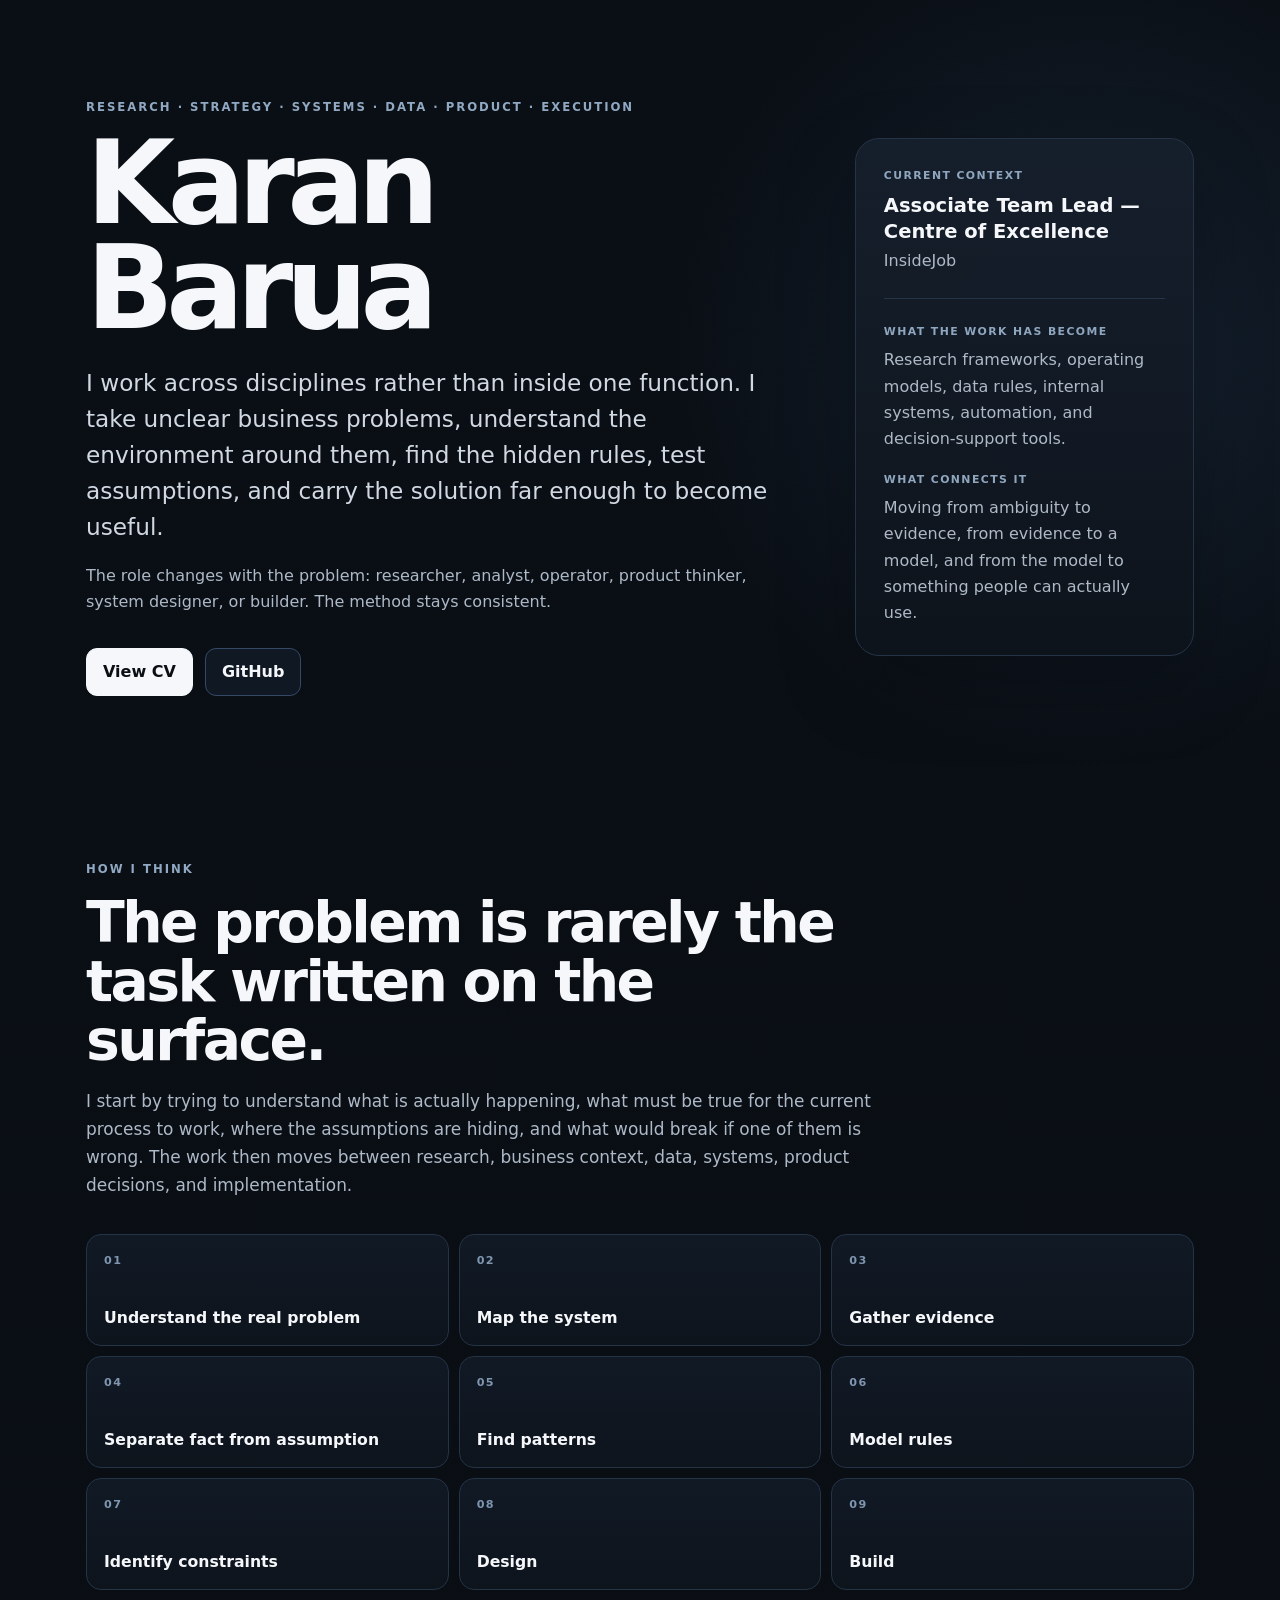
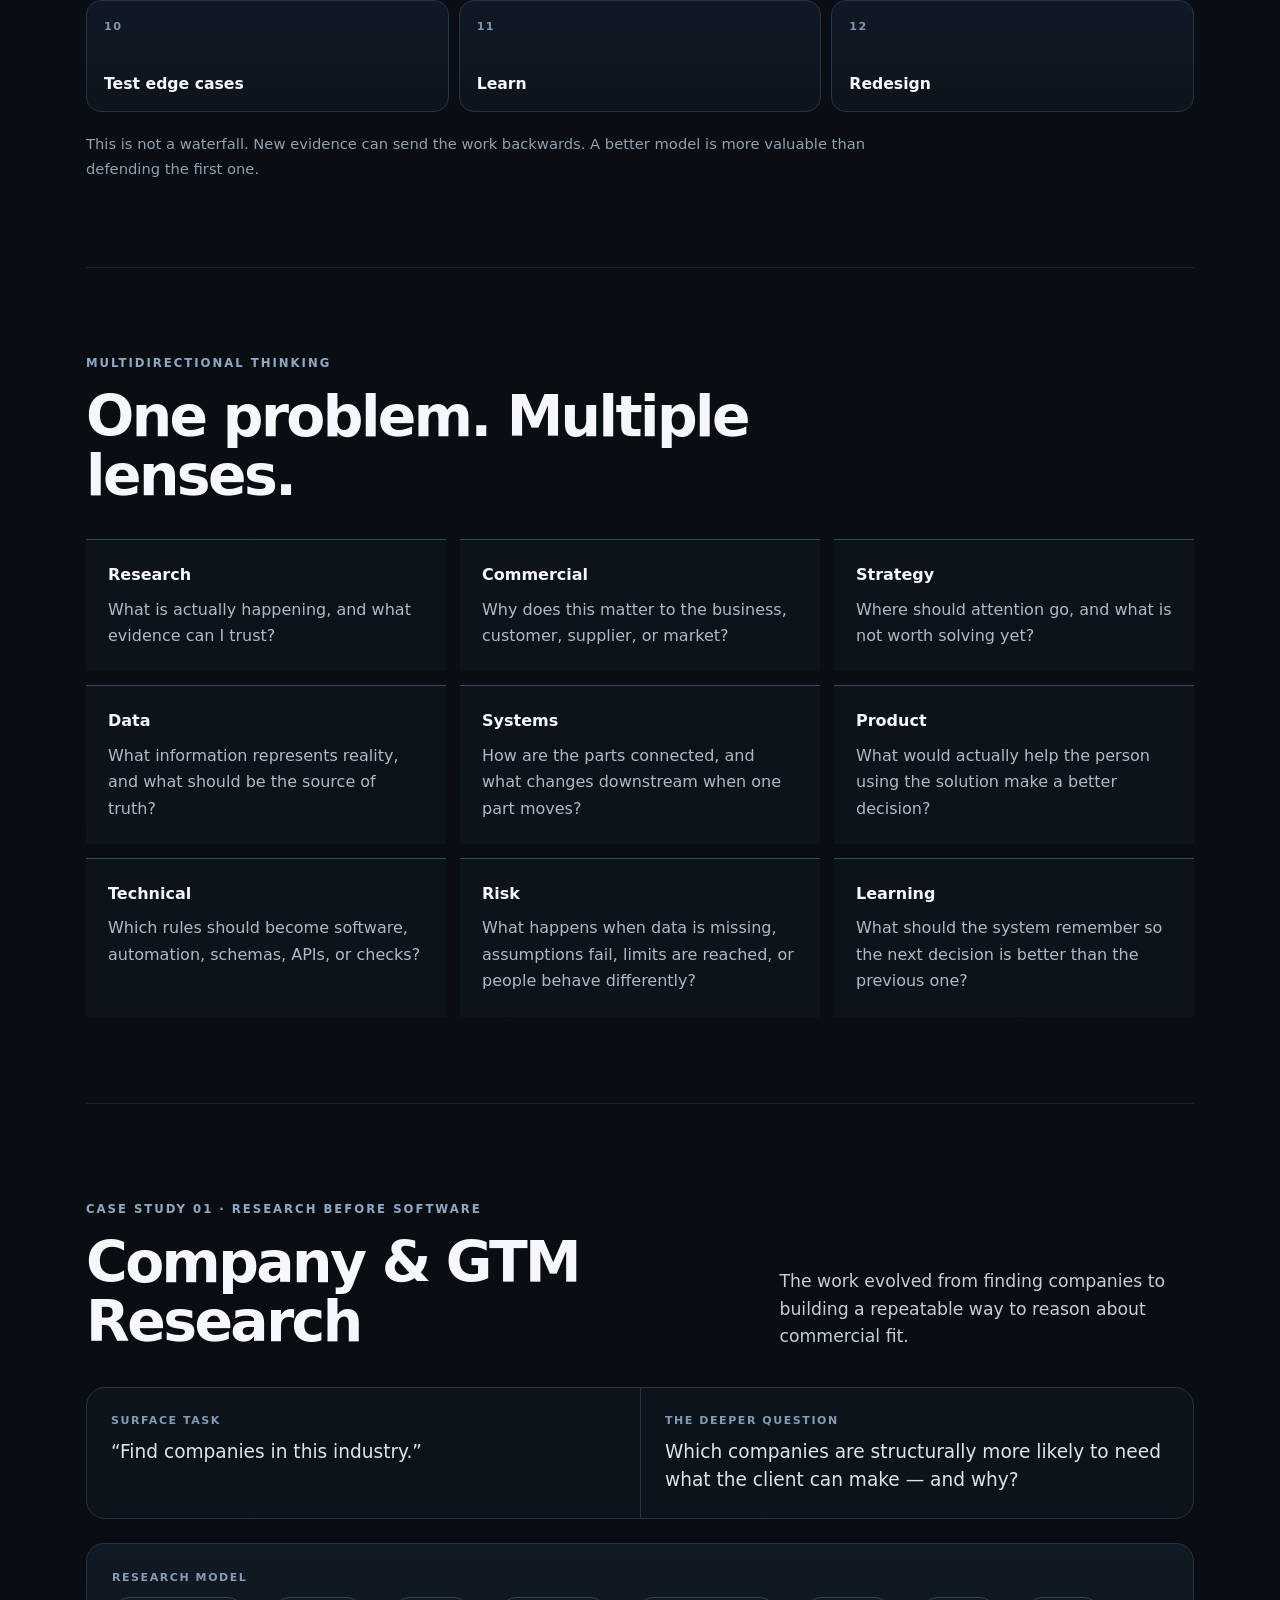
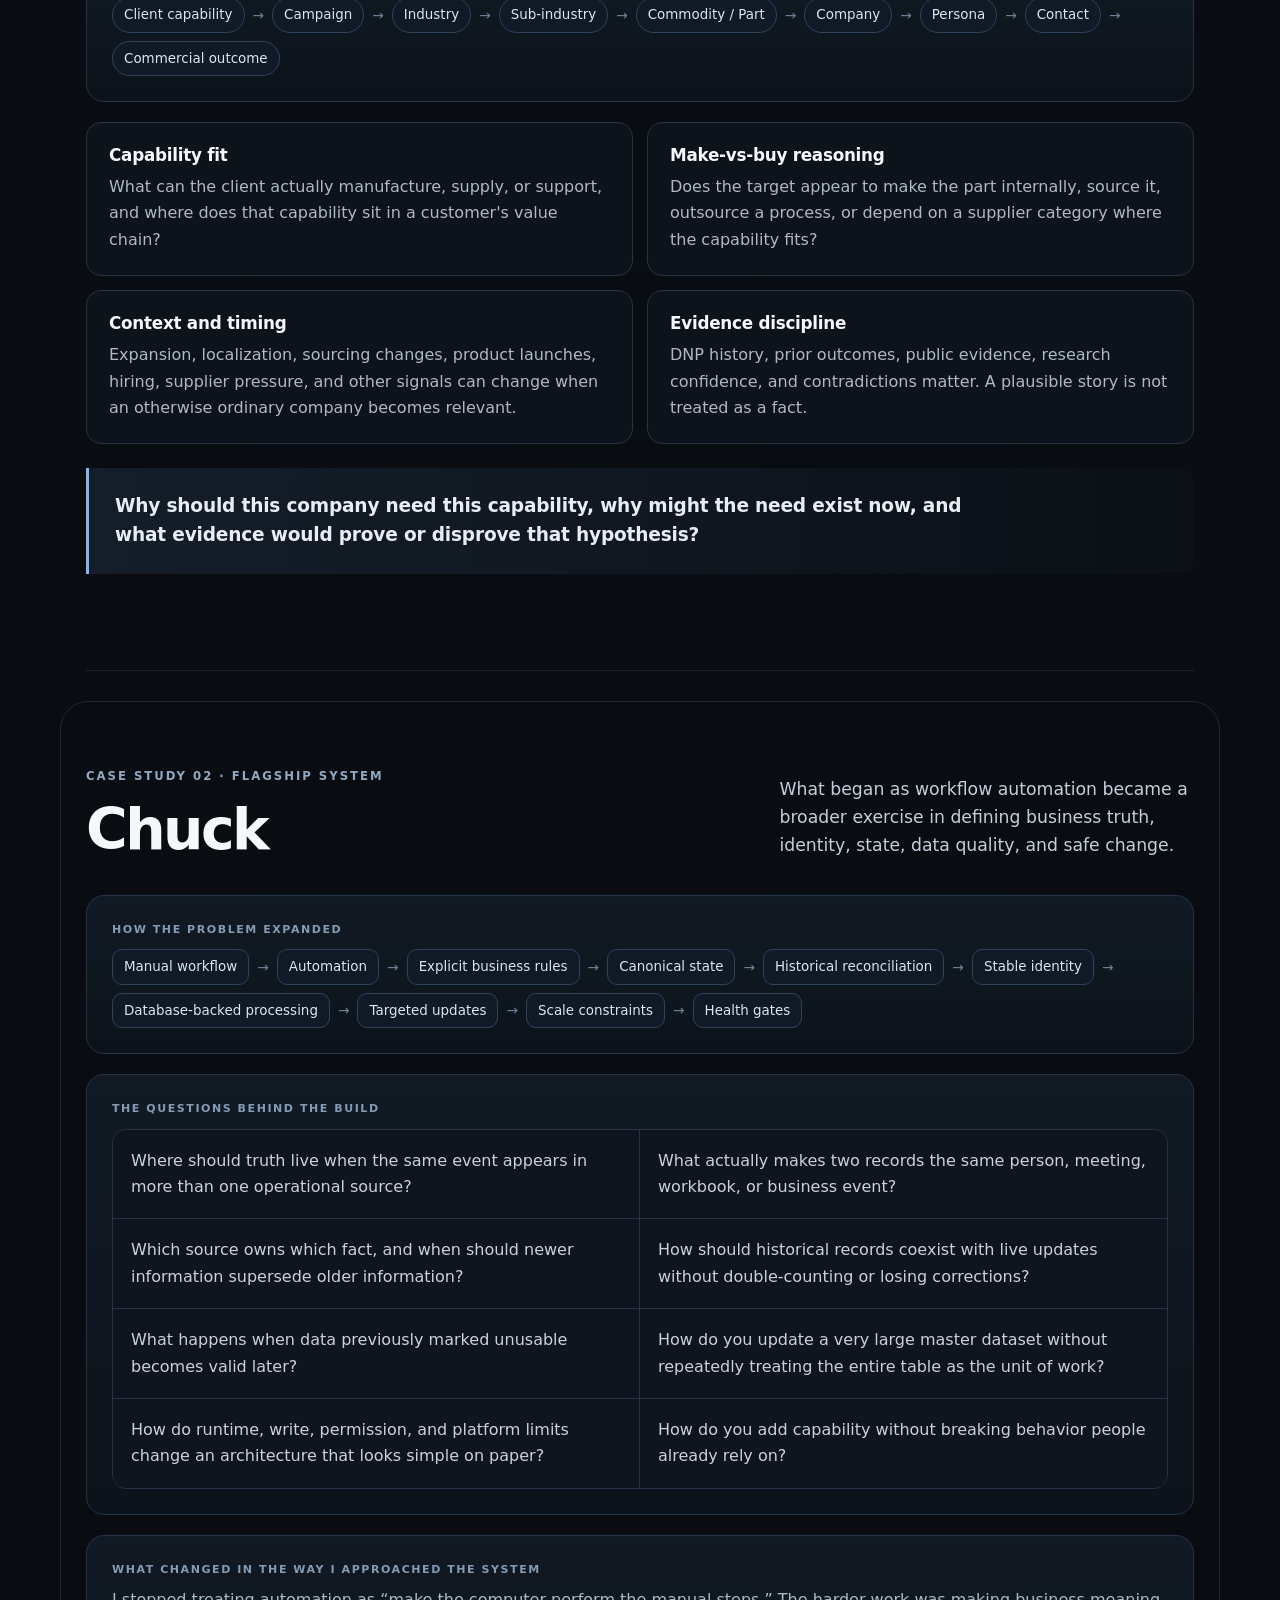
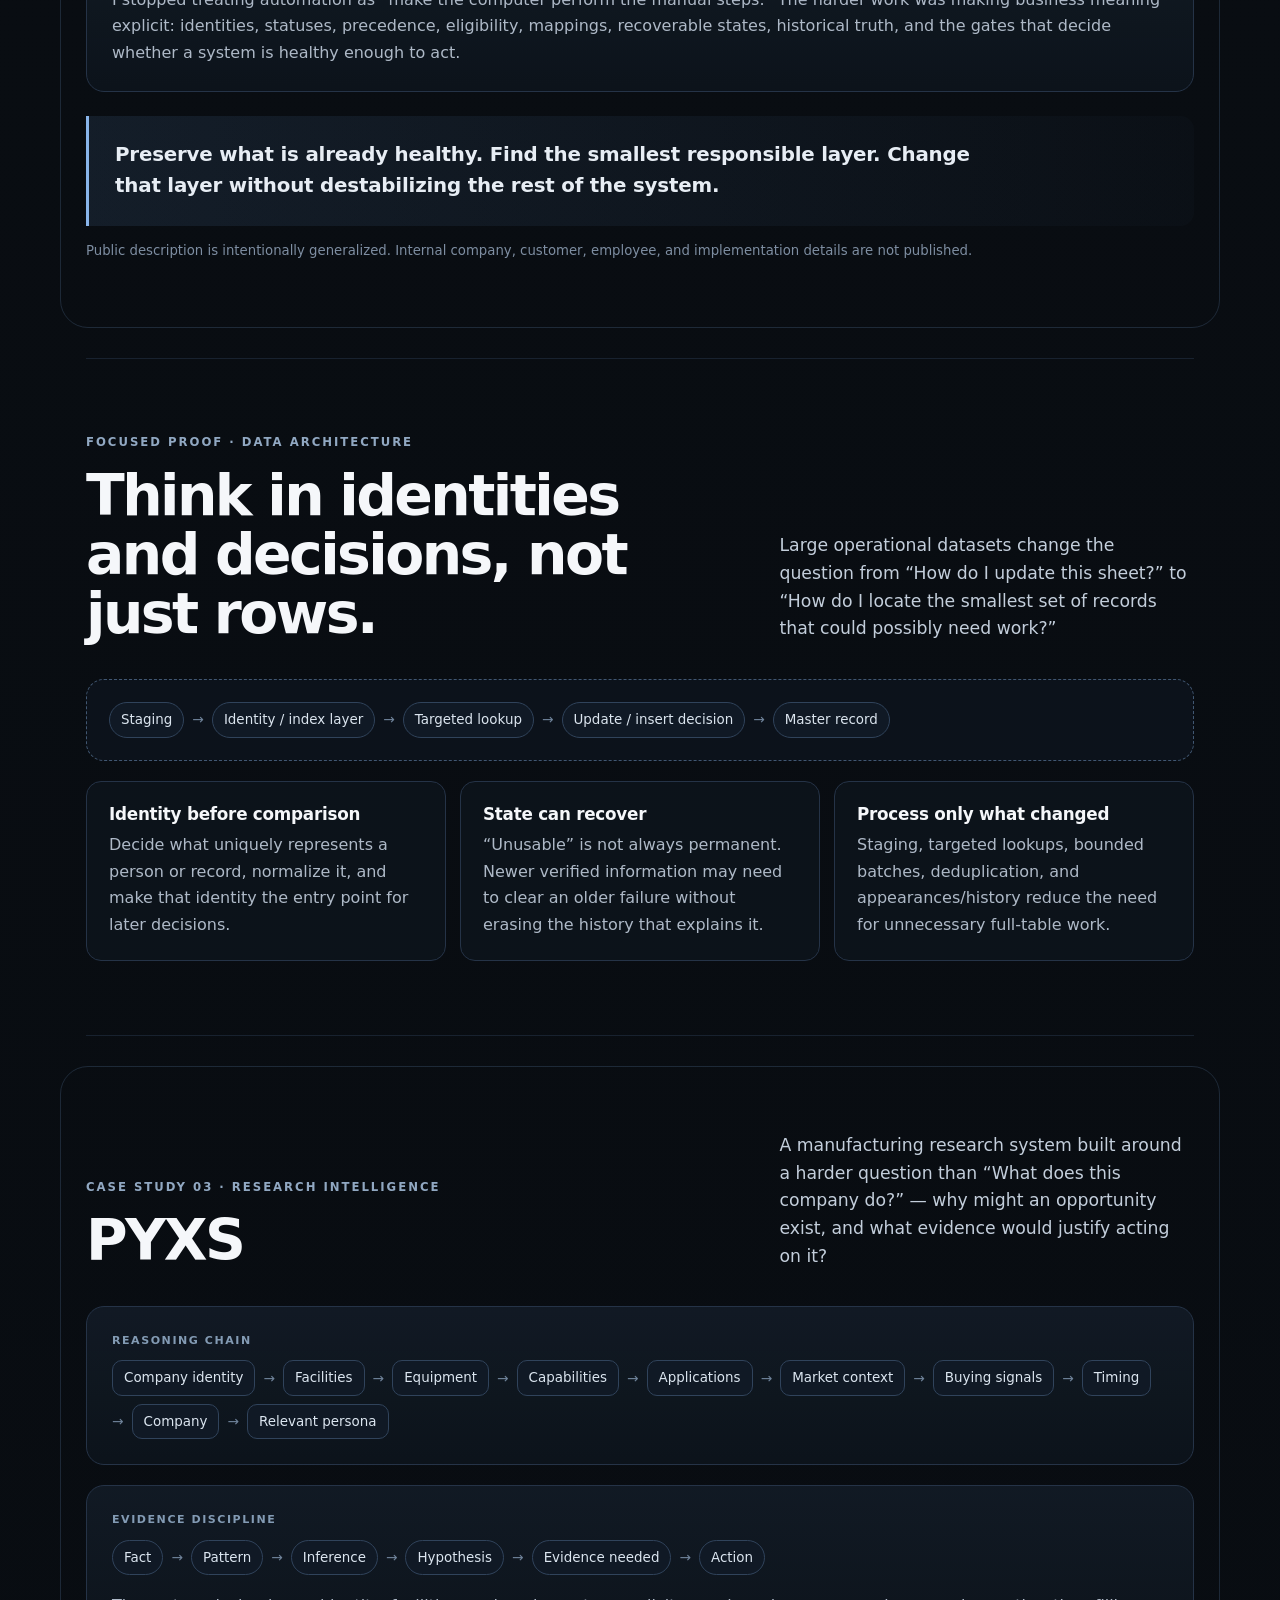
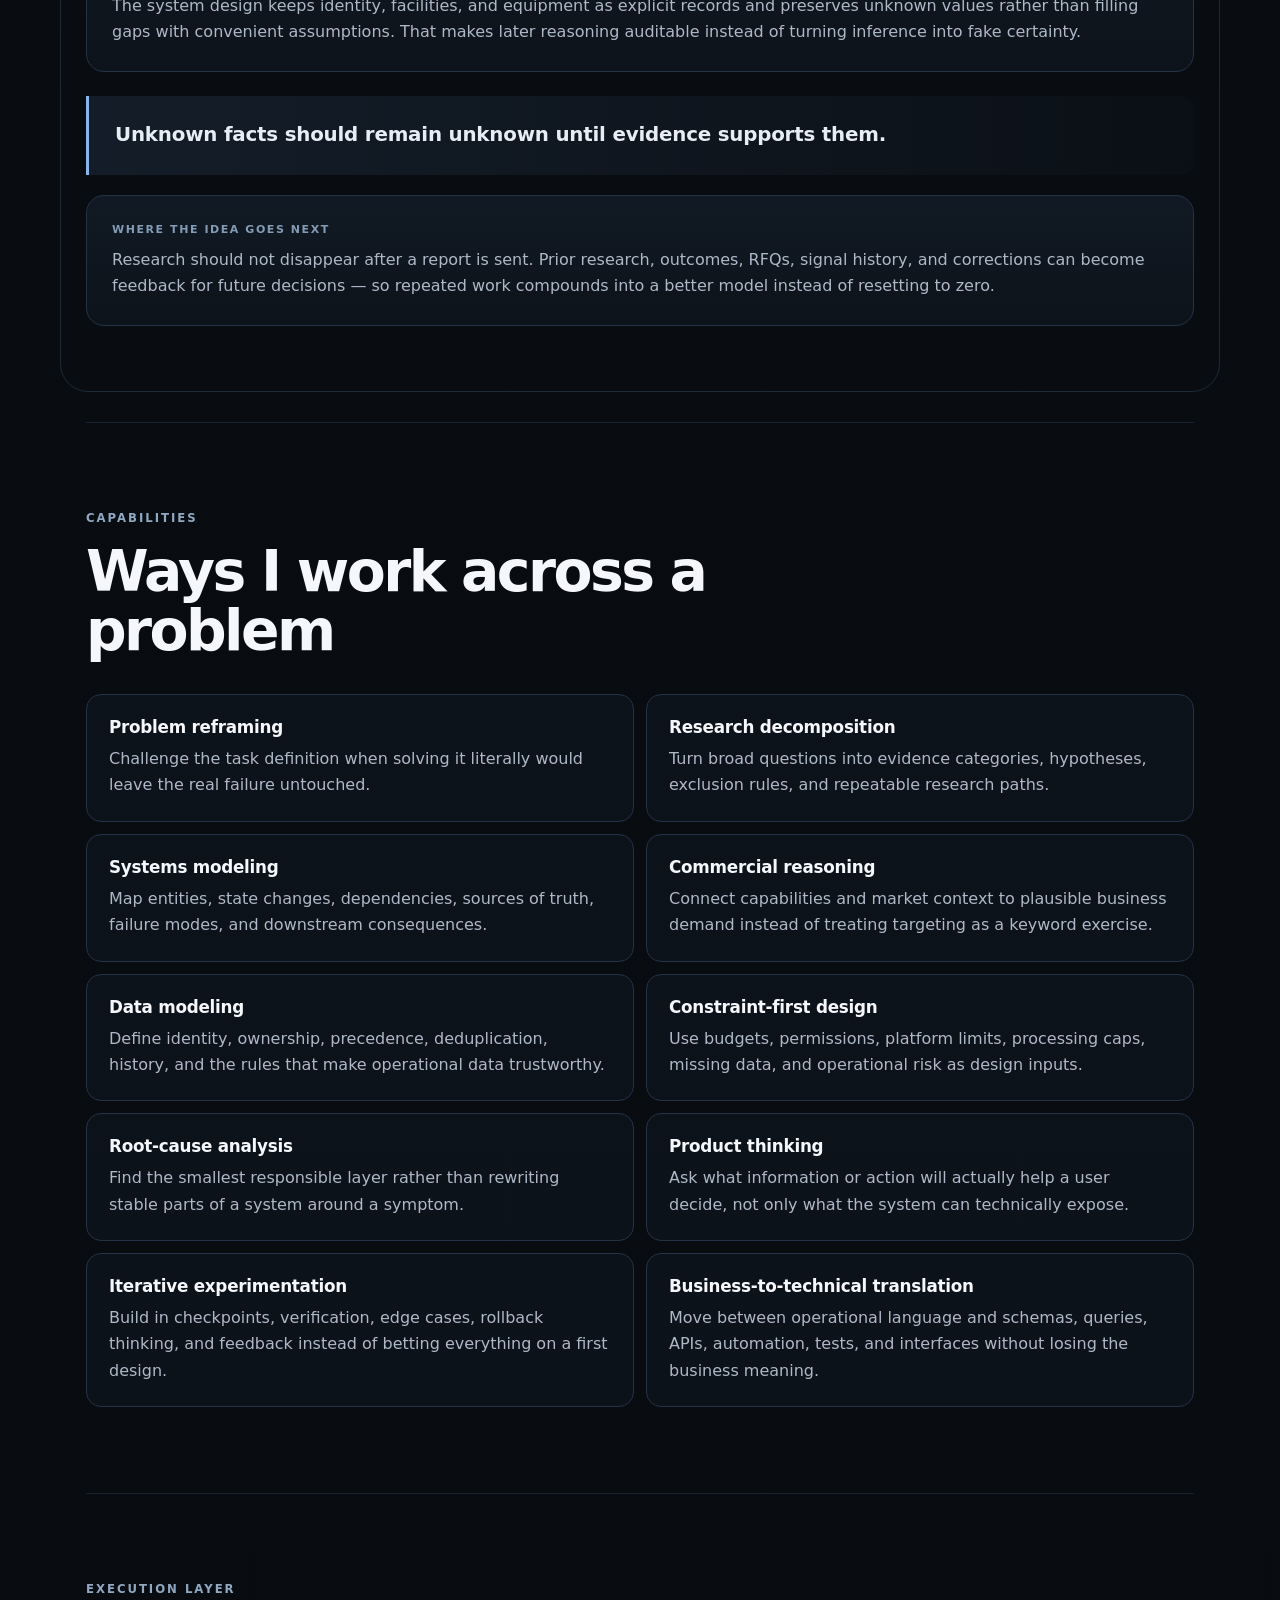
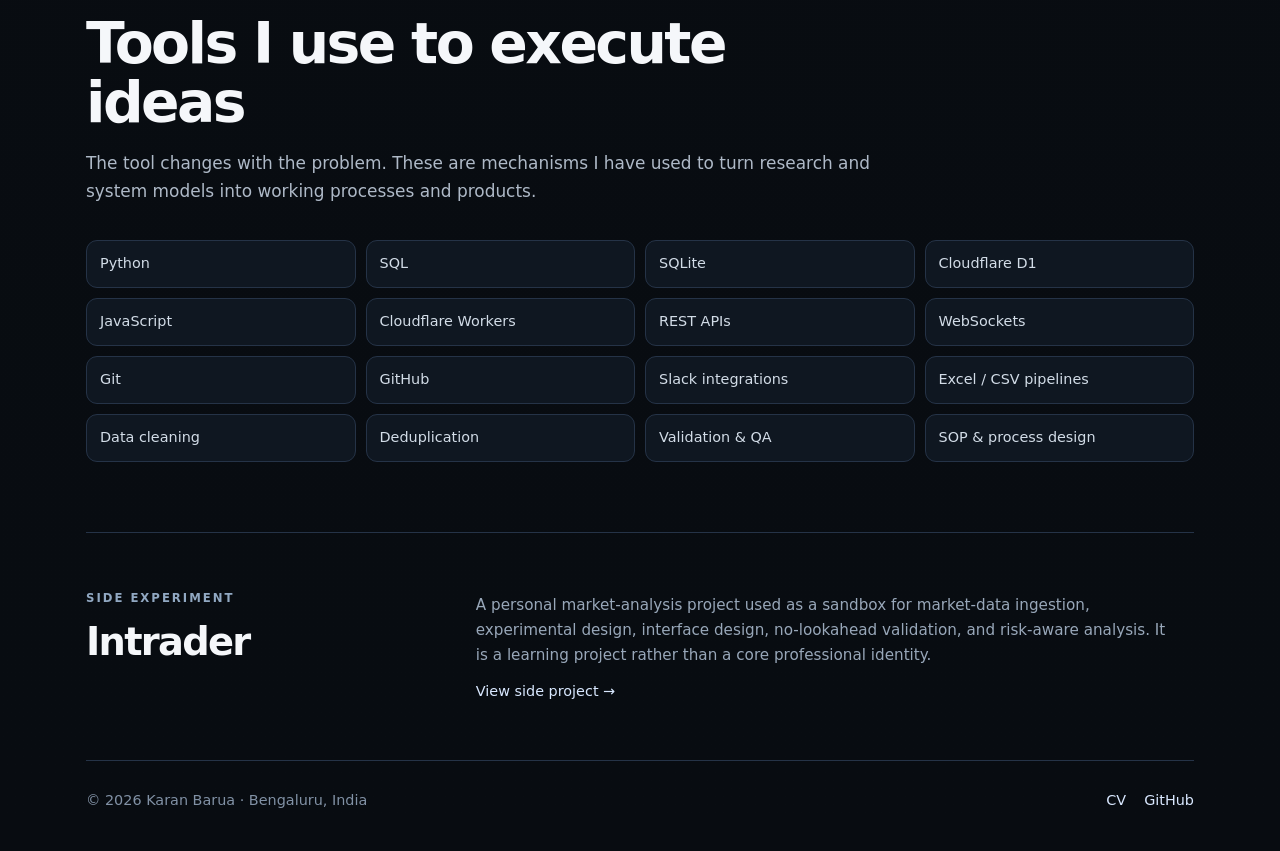
<file: index.html>
<!DOCTYPE html>
<html lang="en">
<head>
  <meta charset="UTF-8" />
  <meta name="viewport" content="width=device-width, initial-scale=1.0" />
  <title>Karan Barua — Portfolio</title>
  <meta name="description" content="Karan Barua — multidisciplinary problem solving across research, strategy, systems, data, product, and execution." />
  <link rel="stylesheet" href="styles.css" />
</head>
<body>
  <main class="shell">
    <header class="hero">
      <div class="hero-copy">
        <p class="eyebrow">Research · Strategy · Systems · Data · Product · Execution</p>
        <h1>Karan Barua</h1>
        <p class="lead">I work across disciplines rather than inside one function. I take unclear business problems, understand the environment around them, find the hidden rules, test assumptions, and carry the solution far enough to become useful.</p>
        <p class="hero-note">The role changes with the problem: researcher, analyst, operator, product thinker, system designer, or builder. The method stays consistent.</p>
        <div class="cta-row">
          <a class="btn primary" href="resume.html">View CV</a>
          <a class="btn" href="https://github.com/KaranBarua01" target="_blank" rel="noreferrer">GitHub</a>
        </div>
      </div>
      <aside class="hero-proof" aria-label="Current context">
        <p class="proof-kicker">Current context</p>
        <p class="proof-role">Associate Team Lead — Centre of Excellence</p>
        <p class="proof-org">InsideJob</p>
        <div class="proof-rule"></div>
        <p class="proof-label">What the work has become</p>
        <p>Research frameworks, operating models, data rules, internal systems, automation, and decision-support tools.</p>
        <p class="proof-label">What connects it</p>
        <p>Moving from ambiguity to evidence, from evidence to a model, and from the model to something people can actually use.</p>
      </aside>
    </header>

    <section id="thinking">
      <div class="section-head wide-head">
        <p class="eyebrow">How I Think</p>
        <h2>The problem is rarely the task written on the surface.</h2>
        <p class="section-intro">I start by trying to understand what is actually happening, what must be true for the current process to work, where the assumptions are hiding, and what would break if one of them is wrong. The work then moves between research, business context, data, systems, product decisions, and implementation.</p>
      </div>
      <ol class="thinking-flow" aria-label="Problem-solving sequence">
        <li><span>01</span><strong>Understand the real problem</strong></li>
        <li><span>02</span><strong>Map the system</strong></li>
        <li><span>03</span><strong>Gather evidence</strong></li>
        <li><span>04</span><strong>Separate fact from assumption</strong></li>
        <li><span>05</span><strong>Find patterns</strong></li>
        <li><span>06</span><strong>Model rules</strong></li>
        <li><span>07</span><strong>Identify constraints</strong></li>
        <li><span>08</span><strong>Design</strong></li>
        <li><span>09</span><strong>Build</strong></li>
        <li><span>10</span><strong>Test edge cases</strong></li>
        <li><span>11</span><strong>Learn</strong></li>
        <li><span>12</span><strong>Redesign</strong></li>
      </ol>
      <p class="flow-note">This is not a waterfall. New evidence can send the work backwards. A better model is more valuable than defending the first one.</p>
    </section>

    <section id="lenses">
      <div class="section-head">
        <p class="eyebrow">Multidirectional thinking</p>
        <h2>One problem. Multiple lenses.</h2>
      </div>
      <div class="lens-grid">
        <article><span>Research</span><p>What is actually happening, and what evidence can I trust?</p></article>
        <article><span>Commercial</span><p>Why does this matter to the business, customer, supplier, or market?</p></article>
        <article><span>Strategy</span><p>Where should attention go, and what is not worth solving yet?</p></article>
        <article><span>Data</span><p>What information represents reality, and what should be the source of truth?</p></article>
        <article><span>Systems</span><p>How are the parts connected, and what changes downstream when one part moves?</p></article>
        <article><span>Product</span><p>What would actually help the person using the solution make a better decision?</p></article>
        <article><span>Technical</span><p>Which rules should become software, automation, schemas, APIs, or checks?</p></article>
        <article><span>Risk</span><p>What happens when data is missing, assumptions fail, limits are reached, or people behave differently?</p></article>
        <article><span>Learning</span><p>What should the system remember so the next decision is better than the previous one?</p></article>
      </div>
    </section>

    <section id="research" class="case-study">
      <div class="case-header">
        <div>
          <p class="eyebrow">Case study 01 · Research before software</p>
          <h2>Company &amp; GTM Research</h2>
        </div>
        <p class="case-thesis">The work evolved from finding companies to building a repeatable way to reason about commercial fit.</p>
      </div>

      <div class="case-split">
        <div>
          <p class="case-label">Surface task</p>
          <p class="case-big">“Find companies in this industry.”</p>
        </div>
        <div>
          <p class="case-label">The deeper question</p>
          <p class="case-big">Which companies are structurally more likely to need what the client can make — and why?</p>
        </div>
      </div>

      <div class="case-block">
        <p class="case-label">Research model</p>
        <div class="case-flow" aria-label="GTM research flow">
          <span>Client capability</span><i>→</i><span>Campaign</span><i>→</i><span>Industry</span><i>→</i><span>Sub-industry</span><i>→</i><span>Commodity / Part</span><i>→</i><span>Company</span><i>→</i><span>Persona</span><i>→</i><span>Contact</span><i>→</i><span>Commercial outcome</span>
        </div>
      </div>

      <div class="evidence-grid">
        <article><h3>Capability fit</h3><p>What can the client actually manufacture, supply, or support, and where does that capability sit in a customer's value chain?</p></article>
        <article><h3>Make-vs-buy reasoning</h3><p>Does the target appear to make the part internally, source it, outsource a process, or depend on a supplier category where the capability fits?</p></article>
        <article><h3>Context and timing</h3><p>Expansion, localization, sourcing changes, product launches, hiring, supplier pressure, and other signals can change when an otherwise ordinary company becomes relevant.</p></article>
        <article><h3>Evidence discipline</h3><p>DNP history, prior outcomes, public evidence, research confidence, and contradictions matter. A plausible story is not treated as a fact.</p></article>
      </div>

      <blockquote class="principle">
        <p>Why should this company need this capability, why might the need exist now, and what evidence would prove or disprove that hypothesis?</p>
      </blockquote>
    </section>

    <section id="chuck" class="case-study flagship">
      <div class="case-header">
        <div>
          <p class="eyebrow">Case study 02 · Flagship system</p>
          <h2>Chuck</h2>
        </div>
        <p class="case-thesis">What began as workflow automation became a broader exercise in defining business truth, identity, state, data quality, and safe change.</p>
      </div>

      <div class="case-block">
        <p class="case-label">How the problem expanded</p>
        <div class="case-flow long" aria-label="Chuck system evolution">
          <span>Manual workflow</span><i>→</i><span>Automation</span><i>→</i><span>Explicit business rules</span><i>→</i><span>Canonical state</span><i>→</i><span>Historical reconciliation</span><i>→</i><span>Stable identity</span><i>→</i><span>Database-backed processing</span><i>→</i><span>Targeted updates</span><i>→</i><span>Scale constraints</span><i>→</i><span>Health gates</span>
        </div>
      </div>

      <div class="question-panel">
        <p class="case-label">The questions behind the build</p>
        <div class="question-grid">
          <p>Where should truth live when the same event appears in more than one operational source?</p>
          <p>What actually makes two records the same person, meeting, workbook, or business event?</p>
          <p>Which source owns which fact, and when should newer information supersede older information?</p>
          <p>How should historical records coexist with live updates without double-counting or losing corrections?</p>
          <p>What happens when data previously marked unusable becomes valid later?</p>
          <p>How do you update a very large master dataset without repeatedly treating the entire table as the unit of work?</p>
          <p>How do runtime, write, permission, and platform limits change an architecture that looks simple on paper?</p>
          <p>How do you add capability without breaking behavior people already rely on?</p>
        </div>
      </div>

      <div class="case-result">
        <p class="case-label">What changed in the way I approached the system</p>
        <p>I stopped treating automation as “make the computer perform the manual steps.” The harder work was making business meaning explicit: identities, statuses, precedence, eligibility, mappings, recoverable states, historical truth, and the gates that decide whether a system is healthy enough to act.</p>
      </div>

      <blockquote class="principle strong">
        <p>Preserve what is already healthy. Find the smallest responsible layer. Change that layer without destabilizing the rest of the system.</p>
      </blockquote>
      <p class="confidential-note">Public description is intentionally generalized. Internal company, customer, employee, and implementation details are not published.</p>
    </section>

    <section id="data" class="case-study focused-case">
      <div class="case-header">
        <div>
          <p class="eyebrow">Focused proof · Data architecture</p>
          <h2>Think in identities and decisions, not just rows.</h2>
        </div>
        <p class="case-thesis">Large operational datasets change the question from “How do I update this sheet?” to “How do I locate the smallest set of records that could possibly need work?”</p>
      </div>

      <div class="case-flow architecture-flow" aria-label="Master data flow">
        <span>Staging</span><i>→</i><span>Identity / index layer</span><i>→</i><span>Targeted lookup</span><i>→</i><span>Update / insert decision</span><i>→</i><span>Master record</span>
      </div>

      <div class="evidence-grid three">
        <article><h3>Identity before comparison</h3><p>Decide what uniquely represents a person or record, normalize it, and make that identity the entry point for later decisions.</p></article>
        <article><h3>State can recover</h3><p>“Unusable” is not always permanent. Newer verified information may need to clear an older failure without erasing the history that explains it.</p></article>
        <article><h3>Process only what changed</h3><p>Staging, targeted lookups, bounded batches, deduplication, and appearances/history reduce the need for unnecessary full-table work.</p></article>
      </div>
    </section>

    <section id="pyxs" class="case-study flagship">
      <div class="case-header">
        <div>
          <p class="eyebrow">Case study 03 · Research intelligence</p>
          <h2>PYXS</h2>
        </div>
        <p class="case-thesis">A manufacturing research system built around a harder question than “What does this company do?” — why might an opportunity exist, and what evidence would justify acting on it?</p>
      </div>

      <div class="case-block">
        <p class="case-label">Reasoning chain</p>
        <div class="case-flow long" aria-label="PYXS intelligence chain">
          <span>Company identity</span><i>→</i><span>Facilities</span><i>→</i><span>Equipment</span><i>→</i><span>Capabilities</span><i>→</i><span>Applications</span><i>→</i><span>Market context</span><i>→</i><span>Buying signals</span><i>→</i><span>Timing</span><i>→</i><span>Company</span><i>→</i><span>Relevant persona</span>
        </div>
      </div>

      <div class="case-block epistemic">
        <p class="case-label">Evidence discipline</p>
        <div class="case-flow" aria-label="Evidence reasoning chain">
          <span>Fact</span><i>→</i><span>Pattern</span><i>→</i><span>Inference</span><i>→</i><span>Hypothesis</span><i>→</i><span>Evidence needed</span><i>→</i><span>Action</span>
        </div>
        <p>The system design keeps identity, facilities, and equipment as explicit records and preserves unknown values rather than filling gaps with convenient assumptions. That makes later reasoning auditable instead of turning inference into fake certainty.</p>
      </div>

      <blockquote class="principle strong">
        <p>Unknown facts should remain unknown until evidence supports them.</p>
      </blockquote>

      <div class="case-result">
        <p class="case-label">Where the idea goes next</p>
        <p>Research should not disappear after a report is sent. Prior research, outcomes, RFQs, signal history, and corrections can become feedback for future decisions — so repeated work compounds into a better model instead of resetting to zero.</p>
      </div>
    </section>

    <section id="capabilities">
      <div class="section-head">
        <p class="eyebrow">Capabilities</p>
        <h2>Ways I work across a problem</h2>
      </div>
      <div class="capability-grid">
        <article><h3>Problem reframing</h3><p>Challenge the task definition when solving it literally would leave the real failure untouched.</p></article>
        <article><h3>Research decomposition</h3><p>Turn broad questions into evidence categories, hypotheses, exclusion rules, and repeatable research paths.</p></article>
        <article><h3>Systems modeling</h3><p>Map entities, state changes, dependencies, sources of truth, failure modes, and downstream consequences.</p></article>
        <article><h3>Commercial reasoning</h3><p>Connect capabilities and market context to plausible business demand instead of treating targeting as a keyword exercise.</p></article>
        <article><h3>Data modeling</h3><p>Define identity, ownership, precedence, deduplication, history, and the rules that make operational data trustworthy.</p></article>
        <article><h3>Constraint-first design</h3><p>Use budgets, permissions, platform limits, processing caps, missing data, and operational risk as design inputs.</p></article>
        <article><h3>Root-cause analysis</h3><p>Find the smallest responsible layer rather than rewriting stable parts of a system around a symptom.</p></article>
        <article><h3>Product thinking</h3><p>Ask what information or action will actually help a user decide, not only what the system can technically expose.</p></article>
        <article><h3>Iterative experimentation</h3><p>Build in checkpoints, verification, edge cases, rollback thinking, and feedback instead of betting everything on a first design.</p></article>
        <article><h3>Business-to-technical translation</h3><p>Move between operational language and schemas, queries, APIs, automation, tests, and interfaces without losing the business meaning.</p></article>
      </div>
    </section>

    <section id="tools" class="tools-section">
      <div class="section-head">
        <p class="eyebrow">Execution layer</p>
        <h2>Tools I use to execute ideas</h2>
        <p class="section-intro">The tool changes with the problem. These are mechanisms I have used to turn research and system models into working processes and products.</p>
      </div>
      <div class="tool-grid">
        <span>Python</span><span>SQL</span><span>SQLite</span><span>Cloudflare D1</span>
        <span>JavaScript</span><span>Cloudflare Workers</span><span>REST APIs</span><span>WebSockets</span>
        <span>Git</span><span>GitHub</span><span>Slack integrations</span><span>Excel / CSV pipelines</span>
        <span>Data cleaning</span><span>Deduplication</span><span>Validation &amp; QA</span><span>SOP &amp; process design</span>
      </div>
    </section>

    <section id="side-project" class="side-project">
      <div>
        <p class="eyebrow">Side experiment</p>
        <h2>Intrader</h2>
      </div>
      <div class="side-copy">
        <p>A personal market-analysis project used as a sandbox for market-data ingestion, experimental design, interface design, no-lookahead validation, and risk-aware analysis. It is a learning project rather than a core professional identity.</p>
        <a href="https://github.com/KaranBarua01/Intrader" target="_blank" rel="noreferrer">View side project →</a>
      </div>
    </section>

    <footer>
      <p>© 2026 Karan Barua · Bengaluru, India</p>
      <div class="footer-links"><a href="resume.html">CV</a><a href="https://github.com/KaranBarua01" target="_blank" rel="noreferrer">GitHub</a></div>
    </footer>
  </main>
</body>
</html>
</file>
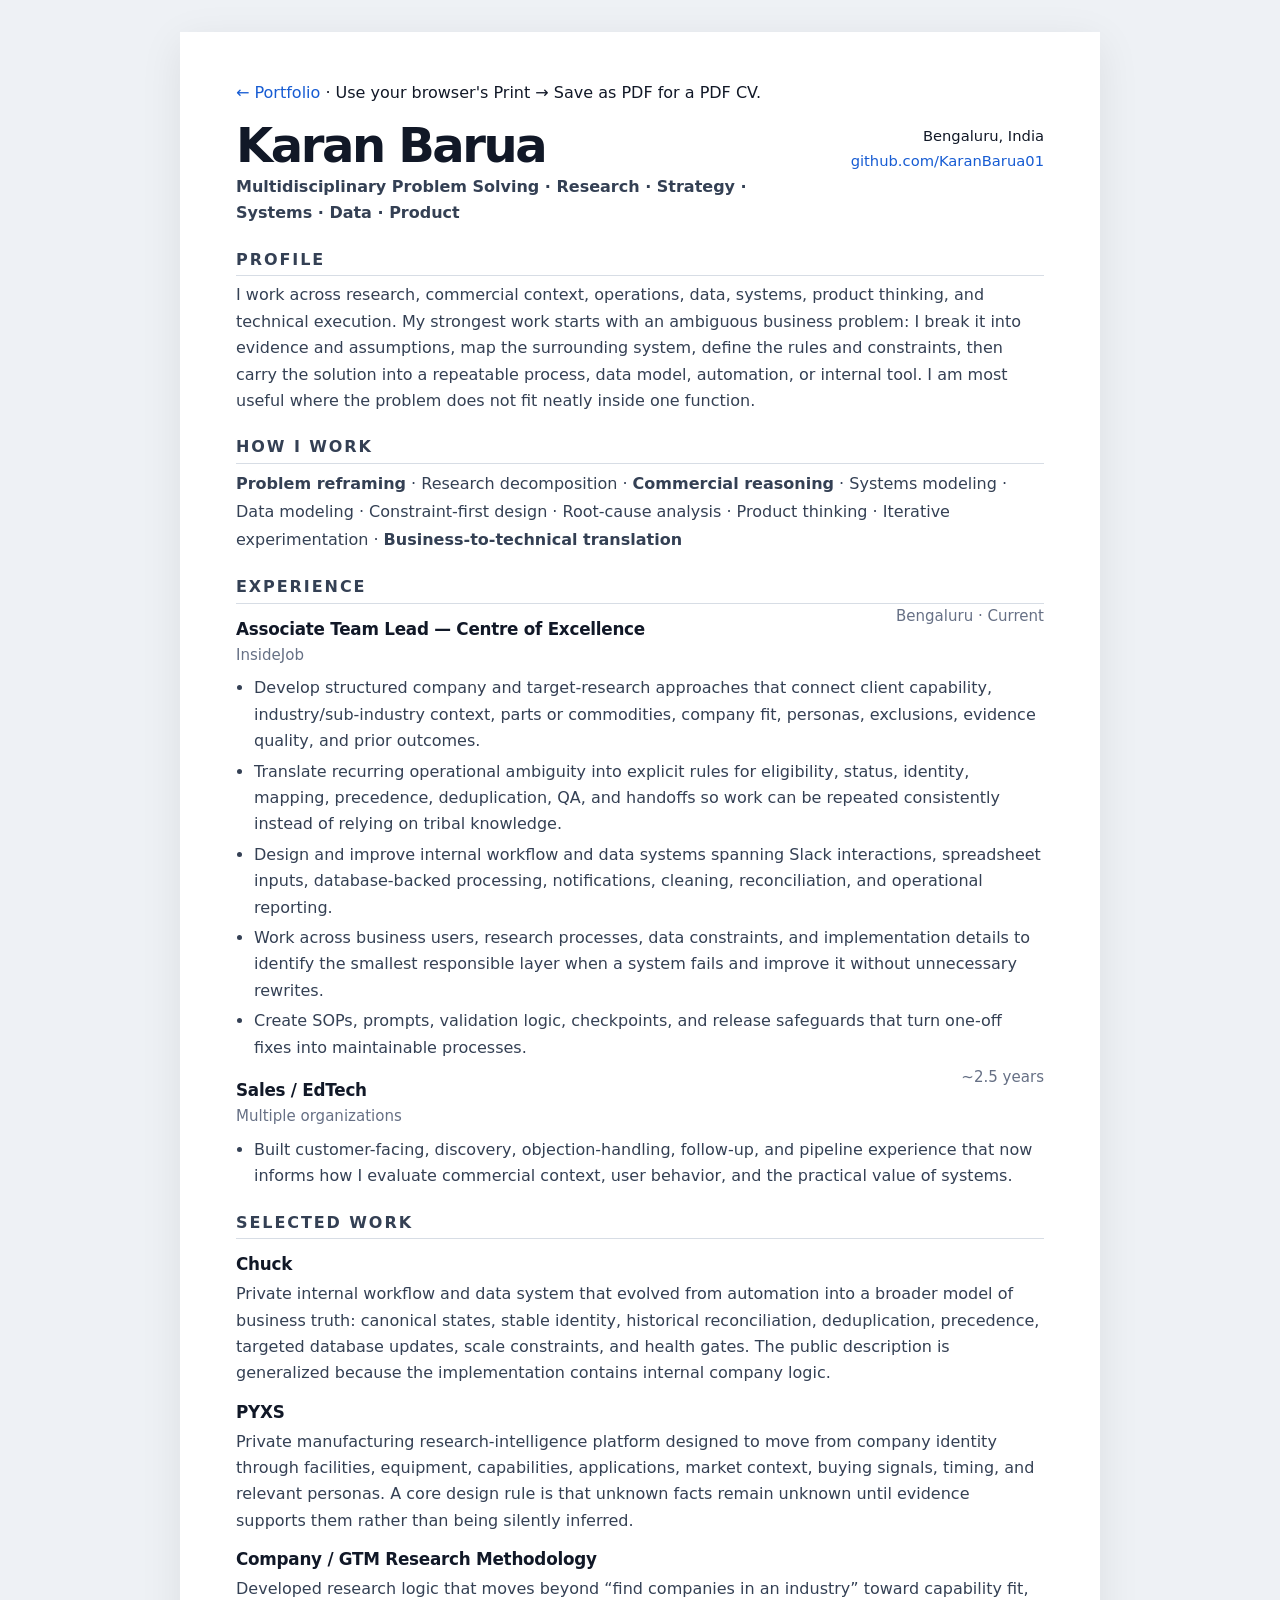
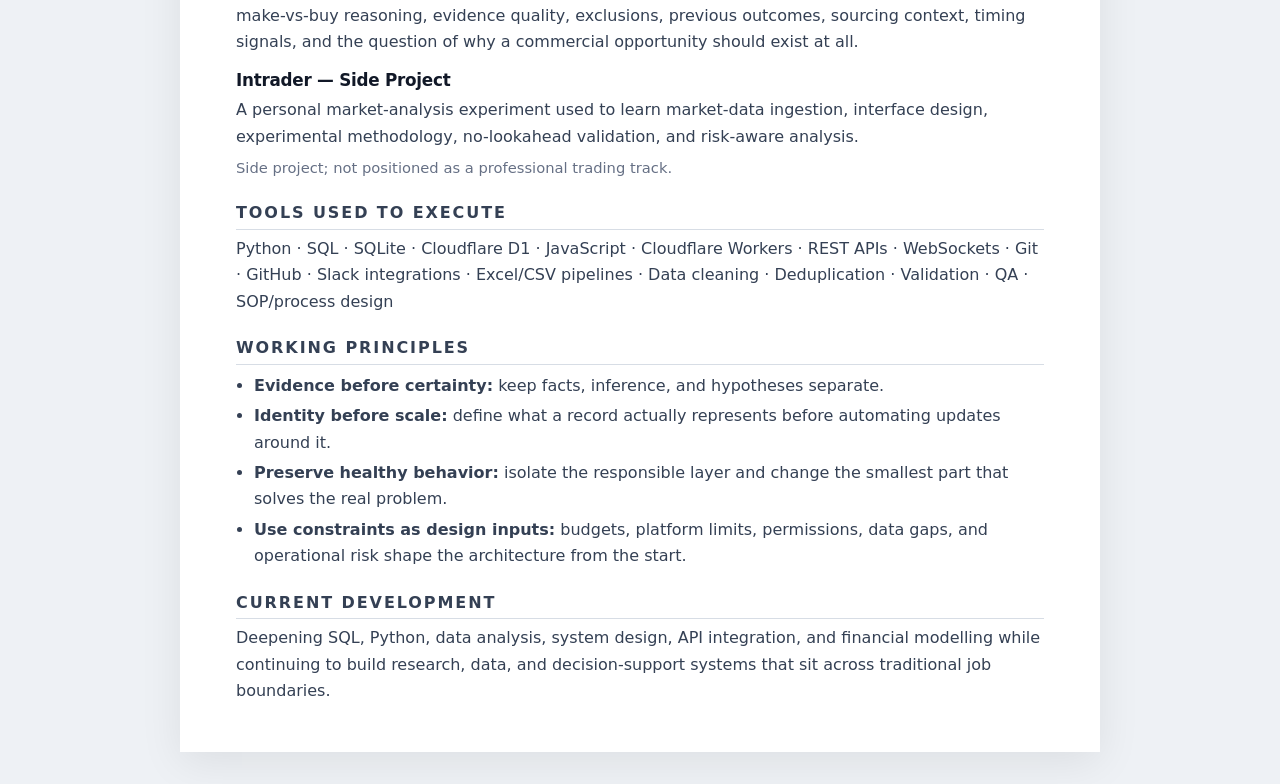
<file: resume.html>
<!DOCTYPE html>
<html lang="en">
<head>
<meta charset="UTF-8"/><meta name="viewport" content="width=device-width, initial-scale=1.0"/>
<title>Karan Barua — CV</title><link rel="stylesheet" href="styles.css"/>
<style>
body{background:#eef1f5;color:#111827}.resume{max-width:920px;margin:32px auto;background:white;padding:48px 56px;box-shadow:0 10px 40px rgba(0,0,0,.08)}.resume h1{max-width:none;font-size:3rem;letter-spacing:-.05em;margin:0;color:#111827}.resume h2{max-width:none;font-size:1rem;text-transform:uppercase;letter-spacing:.12em;border-bottom:1px solid #d7dde5;padding-bottom:7px;margin-top:25px;color:#344054}.resume h3{margin:15px 0 3px;color:#111827}.resume p,.resume li{color:#344054}.resume p{margin:6px 0 0}.resume .top{display:flex;justify-content:space-between;gap:30px}.resume .meta{text-align:right;font-size:.92rem}.resume ul{padding-left:18px;margin:8px 0 0}.resume li{margin:4px 0}.resume .role{display:flex;justify-content:space-between;gap:20px;align-items:flex-start}.resume .sub{color:#667085;font-size:.94rem}.resume .print{margin-bottom:18px}.resume a{color:#175cd3}.resume .capline{line-height:1.75}.resume .project-note{font-size:.92rem;color:#667085}
@media(max-width:700px){.resume{margin:0;padding:28px}.resume .top,.resume .role{display:block}.resume .meta{text-align:left;margin-top:12px}}
@media print{body{background:white}.resume{box-shadow:none;margin:0;max-width:none;padding:24px 32px}.print{display:none}.resume h2{margin-top:19px}.resume h3{margin-top:11px}.resume p,.resume li{font-size:10.5pt;line-height:1.38}.resume h1{font-size:28pt}}
</style>
</head>
<body>
<div class="resume">
<div class="print"><a href="index.html">← Portfolio</a> · Use your browser's Print → Save as PDF for a PDF CV.</div>
<div class="top">
  <div>
    <h1>Karan Barua</h1>
    <p><strong>Multidisciplinary Problem Solving · Research · Strategy · Systems · Data · Product</strong></p>
  </div>
  <div class="meta">
    Bengaluru, India<br/>
    <a href="https://github.com/KaranBarua01">github.com/KaranBarua01</a>
  </div>
</div>

<h2>Profile</h2>
<p>I work across research, commercial context, operations, data, systems, product thinking, and technical execution. My strongest work starts with an ambiguous business problem: I break it into evidence and assumptions, map the surrounding system, define the rules and constraints, then carry the solution into a repeatable process, data model, automation, or internal tool. I am most useful where the problem does not fit neatly inside one function.</p>

<h2>How I Work</h2>
<p class="capline"><strong>Problem reframing</strong> · Research decomposition · <strong>Commercial reasoning</strong> · Systems modeling · Data modeling · Constraint-first design · Root-cause analysis · Product thinking · Iterative experimentation · <strong>Business-to-technical translation</strong></p>

<h2>Experience</h2>
<div class="role"><div><h3>Associate Team Lead — Centre of Excellence</h3><div class="sub">InsideJob</div></div><div class="sub">Bengaluru · Current</div></div>
<ul>
  <li>Develop structured company and target-research approaches that connect client capability, industry/sub-industry context, parts or commodities, company fit, personas, exclusions, evidence quality, and prior outcomes.</li>
  <li>Translate recurring operational ambiguity into explicit rules for eligibility, status, identity, mapping, precedence, deduplication, QA, and handoffs so work can be repeated consistently instead of relying on tribal knowledge.</li>
  <li>Design and improve internal workflow and data systems spanning Slack interactions, spreadsheet inputs, database-backed processing, notifications, cleaning, reconciliation, and operational reporting.</li>
  <li>Work across business users, research processes, data constraints, and implementation details to identify the smallest responsible layer when a system fails and improve it without unnecessary rewrites.</li>
  <li>Create SOPs, prompts, validation logic, checkpoints, and release safeguards that turn one-off fixes into maintainable processes.</li>
</ul>

<div class="role"><div><h3>Sales / EdTech</h3><div class="sub">Multiple organizations</div></div><div class="sub">~2.5 years</div></div>
<ul>
  <li>Built customer-facing, discovery, objection-handling, follow-up, and pipeline experience that now informs how I evaluate commercial context, user behavior, and the practical value of systems.</li>
</ul>

<h2>Selected Work</h2>
<h3>Chuck</h3>
<p>Private internal workflow and data system that evolved from automation into a broader model of business truth: canonical states, stable identity, historical reconciliation, deduplication, precedence, targeted database updates, scale constraints, and health gates. The public description is generalized because the implementation contains internal company logic.</p>

<h3>PYXS</h3>
<p>Private manufacturing research-intelligence platform designed to move from company identity through facilities, equipment, capabilities, applications, market context, buying signals, timing, and relevant personas. A core design rule is that unknown facts remain unknown until evidence supports them rather than being silently inferred.</p>

<h3>Company / GTM Research Methodology</h3>
<p>Developed research logic that moves beyond “find companies in an industry” toward capability fit, make-vs-buy reasoning, evidence quality, exclusions, previous outcomes, sourcing context, timing signals, and the question of why a commercial opportunity should exist at all.</p>

<h3>Intrader — Side Project</h3>
<p>A personal market-analysis experiment used to learn market-data ingestion, interface design, experimental methodology, no-lookahead validation, and risk-aware analysis.</p>
<p class="project-note">Side project; not positioned as a professional trading track.</p>

<h2>Tools used to execute</h2>
<p>Python · SQL · SQLite · Cloudflare D1 · JavaScript · Cloudflare Workers · REST APIs · WebSockets · Git · GitHub · Slack integrations · Excel/CSV pipelines · Data cleaning · Deduplication · Validation · QA · SOP/process design</p>

<h2>Working Principles</h2>
<ul>
  <li><strong>Evidence before certainty:</strong> keep facts, inference, and hypotheses separate.</li>
  <li><strong>Identity before scale:</strong> define what a record actually represents before automating updates around it.</li>
  <li><strong>Preserve healthy behavior:</strong> isolate the responsible layer and change the smallest part that solves the real problem.</li>
  <li><strong>Use constraints as design inputs:</strong> budgets, platform limits, permissions, data gaps, and operational risk shape the architecture from the start.</li>
</ul>

<h2>Current Development</h2>
<p>Deepening SQL, Python, data analysis, system design, API integration, and financial modelling while continuing to build research, data, and decision-support systems that sit across traditional job boundaries.</p>
</div>
</body>
</html>
</file>
<file: styles.css>
:root{
  --bg:#090d12;
  --bg-soft:#0d131b;
  --panel:#111923;
  --panel-strong:#151f2c;
  --text:#f5f7fa;
  --muted:#aeb9c7;
  --soft:#8393a7;
  --line:#253347;
  --line-strong:#354966;
  --accent:#d9e8ff;
  --accent-soft:#9fc5ff;
  --max:1160px;
}

*{box-sizing:border-box}
html{scroll-behavior:smooth}
body{
  margin:0;
  background:
    radial-gradient(circle at 85% 4%,rgba(45,77,115,.28),transparent 26rem),
    linear-gradient(180deg,#0a0f15 0%,var(--bg) 52%,#080c11 100%);
  color:var(--text);
  font-family:Inter,ui-sans-serif,system-ui,-apple-system,BlinkMacSystemFont,"Segoe UI",sans-serif;
  line-height:1.65;
  overflow-x:hidden;
}

a{color:var(--accent);text-decoration:none;text-underline-offset:3px}
a:hover{text-decoration:underline}
a:focus-visible,.btn:focus-visible{outline:3px solid var(--accent-soft);outline-offset:4px;border-radius:8px}

.shell{max-width:var(--max);margin:0 auto;padding:36px 26px 30px}

.eyebrow{
  margin:0 0 14px;
  color:#91a8c2;
  font-size:.73rem;
  font-weight:760;
  letter-spacing:.17em;
  text-transform:uppercase;
}

h1,h2,h3,p{overflow-wrap:anywhere}
h1{font-size:clamp(3.8rem,9vw,7.4rem);line-height:.91;letter-spacing:-.065em;margin:0 0 24px;max-width:8ch}
h2{font-size:clamp(2rem,4.5vw,3.55rem);line-height:1.04;letter-spacing:-.045em;margin:0;max-width:18ch}
h3{font-size:1.05rem;line-height:1.25;margin:0 0 8px;letter-spacing:-.015em}
p{margin:0}

.hero{
  min-height:82vh;
  display:grid;
  grid-template-columns:minmax(0,1.55fr) minmax(280px,.75fr);
  gap:68px;
  align-items:center;
  padding:56px 0 72px;
}
.hero-copy{min-width:0}
.lead{max-width:760px;color:#d0d8e2;font-size:clamp(1.18rem,2.1vw,1.45rem);line-height:1.55}
.hero-note{margin-top:18px;max-width:700px;color:var(--muted);font-size:1rem}
.cta-row{display:flex;flex-wrap:wrap;gap:12px;margin-top:32px}
.btn{display:inline-flex;align-items:center;justify-content:center;min-height:46px;padding:10px 16px;border:1px solid var(--line-strong);border-radius:11px;background:#101823;color:var(--text);font-weight:650}
.btn:hover{text-decoration:none;border-color:#55708f;background:#151f2b}
.btn.primary{background:var(--text);border-color:var(--text);color:#0b0f14}
.btn.primary:hover{background:#dfe6ee;border-color:#dfe6ee}

.hero-proof{
  align-self:center;
  background:linear-gradient(180deg,rgba(21,31,44,.96),rgba(13,19,27,.96));
  border:1px solid var(--line);
  border-radius:24px;
  padding:28px;
  box-shadow:0 28px 80px rgba(0,0,0,.22);
}
.hero-proof p{color:var(--muted)}
.proof-kicker,.proof-label{color:#8fa6bf!important;text-transform:uppercase;letter-spacing:.13em;font-weight:750;font-size:.68rem}
.proof-role{margin-top:8px;color:var(--text)!important;font-size:1.22rem;font-weight:760;line-height:1.3}
.proof-org{margin-top:4px}
.proof-rule{height:1px;background:var(--line);margin:24px 0}
.proof-label{margin:18px 0 6px}

section{padding:86px 0;border-top:1px solid rgba(37,51,71,.55)}
section:first-of-type{border-top:0}
.section-head{margin-bottom:34px}
.wide-head h2{max-width:20ch}
.section-intro{max-width:820px;margin-top:18px;color:var(--muted);font-size:1.06rem}

.thinking-flow{
  list-style:none;
  margin:34px 0 0;
  padding:0;
  display:grid;
  grid-template-columns:repeat(3,1fr);
  gap:10px;
}
.thinking-flow li{
  min-height:112px;
  display:flex;
  flex-direction:column;
  justify-content:space-between;
  gap:14px;
  padding:17px;
  border:1px solid var(--line);
  border-radius:15px;
  background:linear-gradient(180deg,#111925,#0d141c);
}
.thinking-flow li span{color:#7f96b0;font-size:.7rem;font-weight:780;letter-spacing:.12em}
.thinking-flow li strong{font-size:.98rem;line-height:1.35}
.flow-note{max-width:780px;margin-top:20px;color:#8fa0b4;font-size:.92rem}

.lens-grid{display:grid;grid-template-columns:repeat(3,1fr);gap:14px}
.lens-grid article{padding:22px;border-top:1px solid var(--line-strong);background:rgba(14,21,30,.72)}
.lens-grid article span{display:block;margin-bottom:8px;color:var(--text);font-weight:760}
.lens-grid article p{color:var(--muted)}

.case-study{padding:96px 0}
.case-study.flagship{position:relative}
.case-study.flagship::before{content:"";position:absolute;left:-26px;right:-26px;top:30px;bottom:30px;border:1px solid rgba(70,96,128,.34);border-radius:28px;pointer-events:none}
.case-header{display:grid;grid-template-columns:minmax(0,1.1fr) minmax(300px,.7fr);gap:42px;align-items:end;margin-bottom:36px;position:relative}
.case-thesis{color:#c3cedb;font-size:1.08rem;line-height:1.6;max-width:560px}
.case-label{margin-bottom:8px;color:#839bb4;font-size:.69rem;font-weight:780;letter-spacing:.14em;text-transform:uppercase}
.case-big{font-size:1.16rem;line-height:1.5;color:#dde4ec}
.case-split{display:grid;grid-template-columns:1fr 1fr;border:1px solid var(--line);border-radius:19px;overflow:hidden;margin-bottom:24px;background:rgba(15,22,31,.72)}
.case-split>div{padding:24px}
.case-split>div+div{border-left:1px solid var(--line)}
.case-block,.case-result,.question-panel{position:relative;margin-top:20px;padding:25px;border:1px solid var(--line);border-radius:18px;background:linear-gradient(180deg,rgba(18,27,38,.9),rgba(13,20,28,.84))}
.case-result>p:last-child,.case-block>p:last-child{color:var(--muted)}

.case-flow{display:flex;align-items:center;flex-wrap:wrap;gap:8px;margin-top:10px}
.case-flow span{padding:8px 11px;border:1px solid #30435b;border-radius:999px;background:#101925;color:#dbe5ef;font-size:.84rem;line-height:1.3}
.case-flow i{color:#6f839a;font-style:normal;font-size:.86rem}
.case-flow.long span{border-radius:10px}
.architecture-flow{margin:28px 0 8px;padding:22px;border:1px dashed #415772;border-radius:18px;background:rgba(14,22,31,.72)}

.evidence-grid{display:grid;grid-template-columns:repeat(2,1fr);gap:14px;margin-top:20px}
.evidence-grid.three{grid-template-columns:repeat(3,1fr)}
.evidence-grid article,.capability-grid article{padding:22px;border:1px solid var(--line);border-radius:15px;background:rgba(14,21,30,.72)}
.evidence-grid p,.capability-grid p{color:var(--muted)}

.question-grid{display:grid;grid-template-columns:repeat(2,1fr);gap:0;border:1px solid var(--line);border-radius:14px;overflow:hidden;margin-top:10px}
.question-grid p{padding:18px;color:#c8d2de;background:#0e151e;border-bottom:1px solid var(--line)}
.question-grid p:nth-child(odd){border-right:1px solid var(--line)}
.question-grid p:nth-last-child(-n+2){border-bottom:0}

.principle{margin:24px 0 0;padding:24px 26px;border:0;border-left:3px solid #89b5ea;background:linear-gradient(90deg,rgba(69,104,145,.18),rgba(18,27,38,.22));border-radius:0 14px 14px 0}
.principle p{max-width:900px;color:#e7edf4;font-size:1.16rem;line-height:1.55;font-weight:650;letter-spacing:-.01em}
.principle.strong p{font-size:1.24rem}
.confidential-note{margin-top:14px;color:#7e8ea2;font-size:.83rem}
.epistemic>p:last-child{margin-top:18px}

.focused-case{padding-top:74px;padding-bottom:74px}
.focused-case h2{max-width:16ch}

.capability-grid{display:grid;grid-template-columns:repeat(2,1fr);gap:12px}
.tools-section{padding-bottom:70px}
.tool-grid{display:grid;grid-template-columns:repeat(4,1fr);gap:10px}
.tool-grid span{min-height:48px;display:flex;align-items:center;padding:11px 13px;border:1px solid var(--line);border-radius:11px;background:#0f1721;color:#d2dce7;font-size:.9rem}

.side-project{display:grid;grid-template-columns:.65fr 1.35fr;gap:44px;align-items:start;padding:56px 0;border-top:1px solid var(--line)}
.side-project h2{font-size:clamp(1.7rem,3vw,2.4rem)}
.side-copy{max-width:700px;padding-top:4px}
.side-copy p{color:#98a7b9;font-size:.95rem}
.side-copy a{display:inline-block;margin-top:12px;font-size:.9rem}

footer{display:flex;justify-content:space-between;gap:24px;align-items:center;border-top:1px solid var(--line);padding:28px 0 8px;color:#8191a5;font-size:.9rem}
.footer-links{display:flex;gap:18px}

@media(max-width:850px){
  .shell{padding:28px 20px 24px}
  .hero{min-height:auto;grid-template-columns:1fr;gap:36px;padding:64px 0}
  h1{font-size:clamp(3.2rem,17vw,6rem)}
  section,.case-study{padding:66px 0}
  .case-study.flagship::before{left:-12px;right:-12px;top:20px;bottom:20px}
  .case-header{grid-template-columns:1fr;gap:18px;align-items:start}
  .thinking-flow{grid-template-columns:repeat(2,1fr)}
  .lens-grid{grid-template-columns:repeat(2,1fr)}
  .evidence-grid.three{grid-template-columns:1fr}
  .tool-grid{grid-template-columns:repeat(2,1fr)}
  .side-project{grid-template-columns:1fr;gap:16px}
}

@media(max-width:620px){
  .shell{padding-left:16px;padding-right:16px}
  .hero{padding:48px 0 54px}
  .hero-proof{padding:22px;border-radius:18px}
  section,.case-study,.focused-case{padding:54px 0}
  .thinking-flow,.lens-grid,.evidence-grid,.capability-grid,.question-grid{grid-template-columns:1fr}
  .thinking-flow li{min-height:96px}
  .case-split{grid-template-columns:1fr}
  .case-split>div+div{border-left:0;border-top:1px solid var(--line)}
  .question-grid p,.question-grid p:nth-child(odd),.question-grid p:nth-last-child(-n+2){border-right:0;border-bottom:1px solid var(--line)}
  .question-grid p:last-child{border-bottom:0}
  .case-flow{gap:7px}
  .case-flow span{border-radius:9px}
  .principle{padding:19px 20px}
  .principle p,.principle.strong p{font-size:1.04rem}
  .tool-grid{grid-template-columns:1fr 1fr}
  footer{align-items:flex-start;flex-direction:column}
}
</file>
